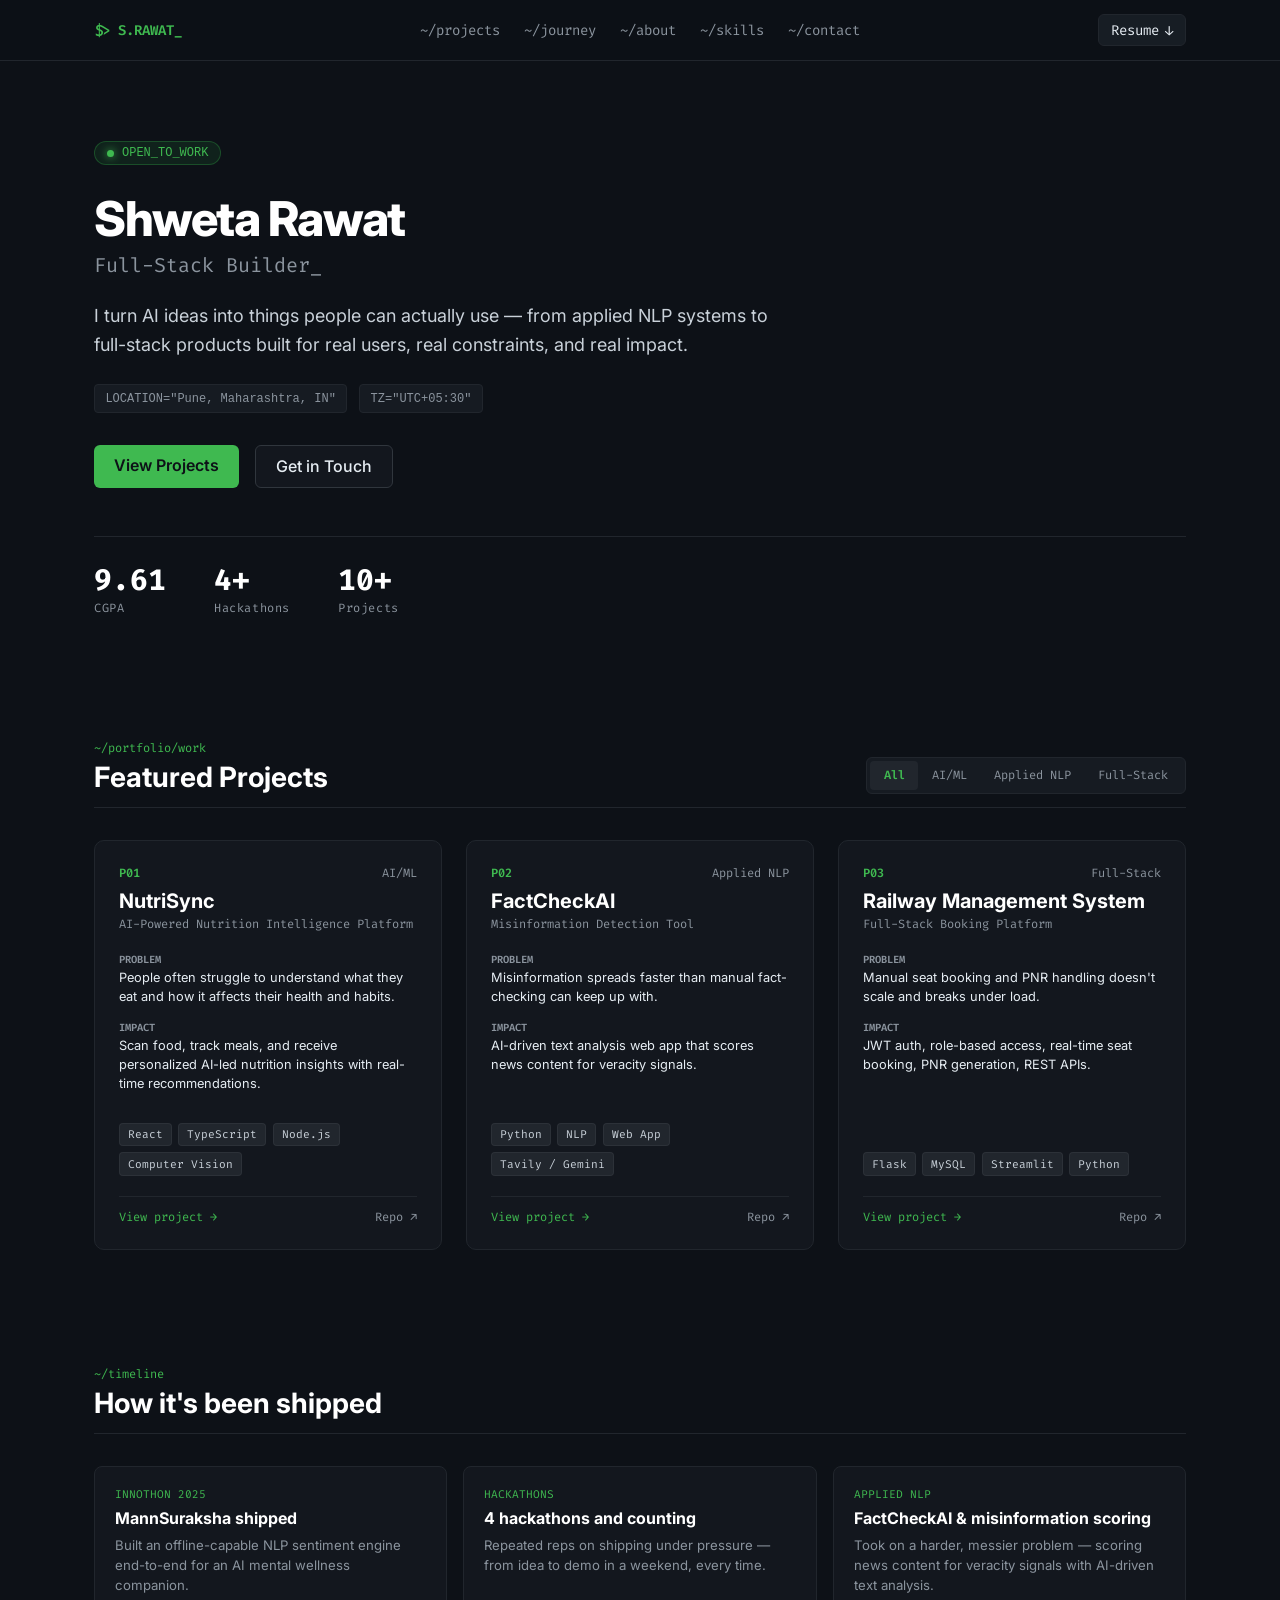
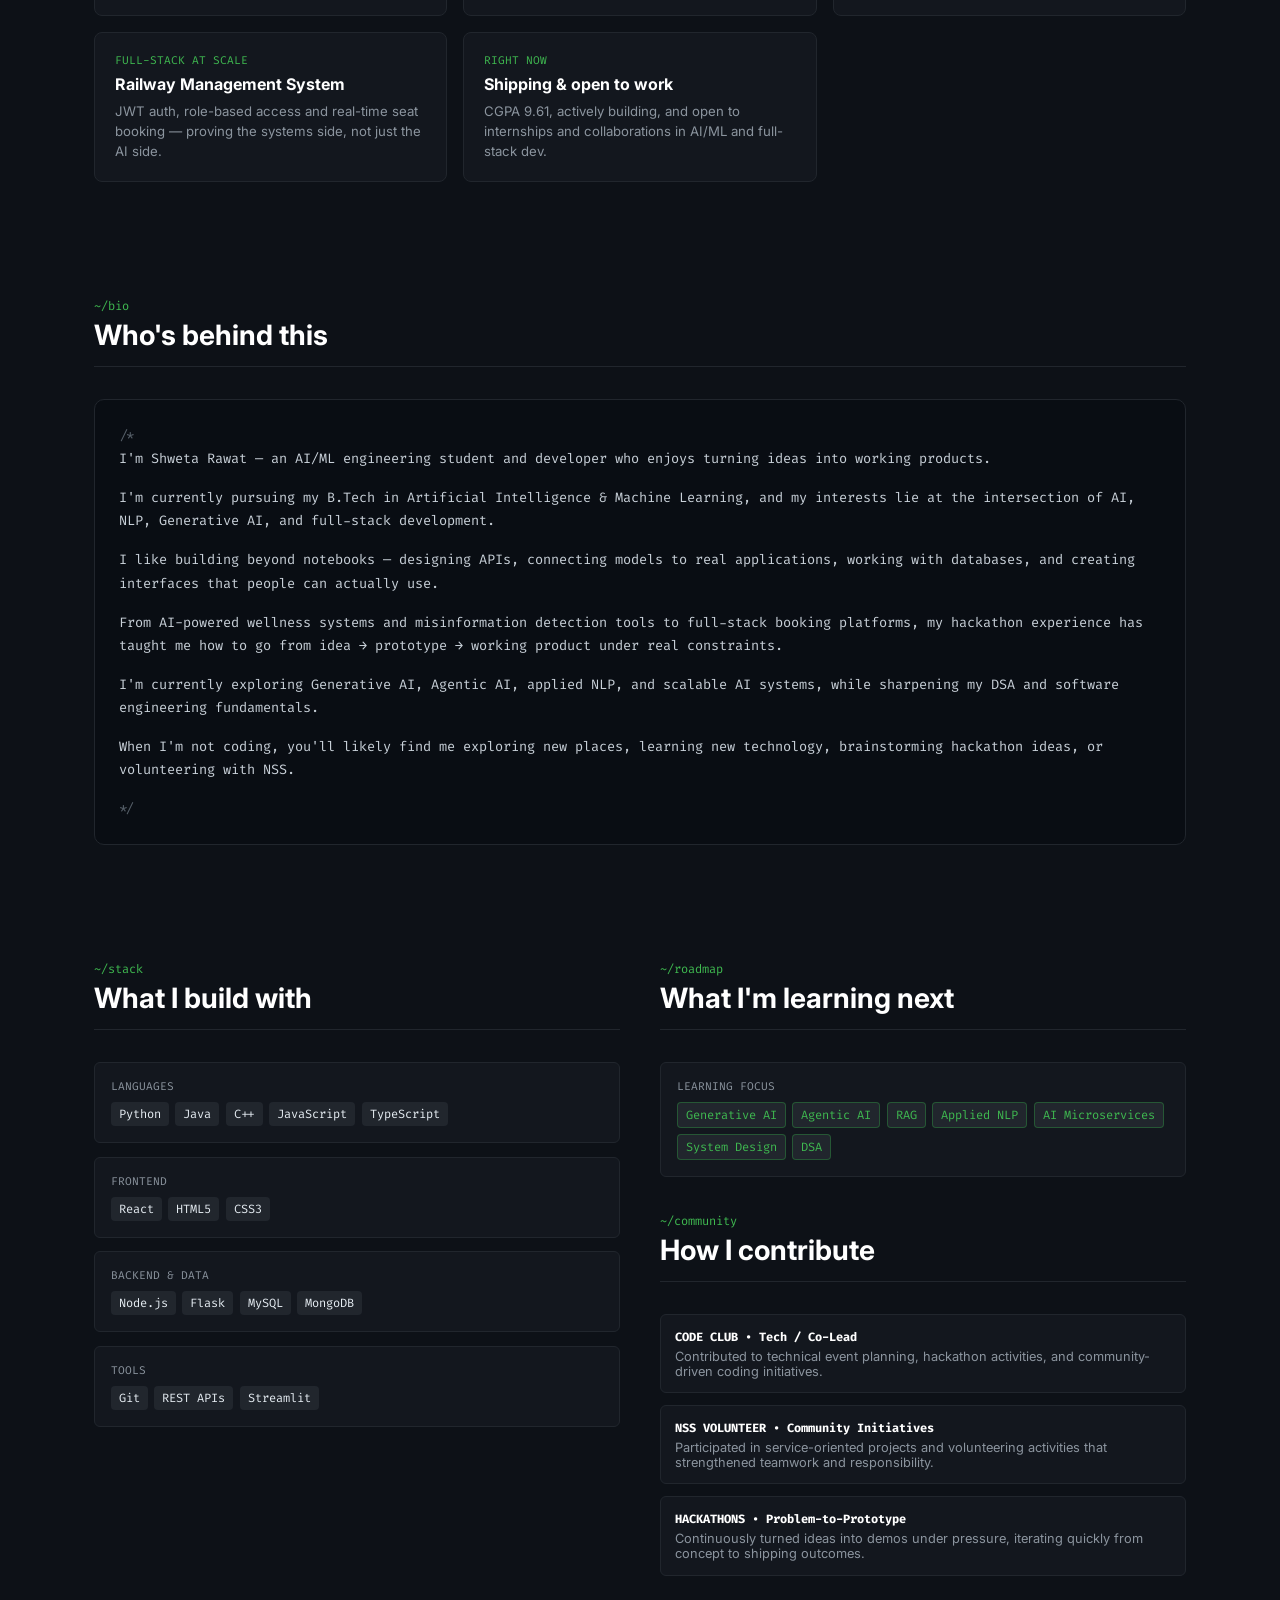
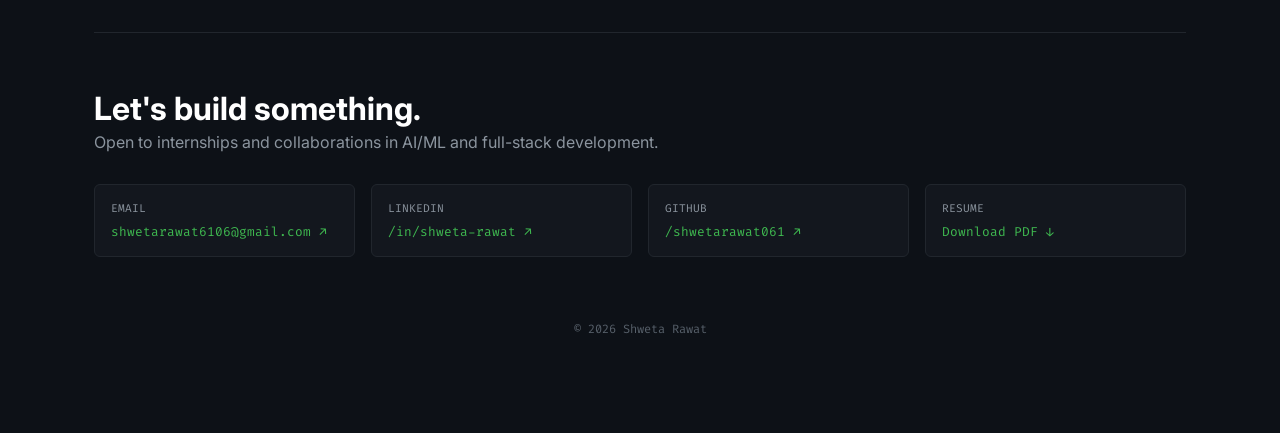
<file: index.html>
<!DOCTYPE html>
<html lang="en">
<head>
  <meta charset="UTF-8" />
  <meta name="viewport" content="width=device-width, initial-scale=1.0" />
  <title>Shweta Rawat | Full-Stack & AI Engineer</title>
  <link rel="stylesheet" href="style.css" />
  <link rel="preconnect" href="https://fonts.googleapis.com">
  <link rel="preconnect" href="https://fonts.gstatic.com" crossorigin>
  <link href="https://fonts.googleapis.com/css2?family=Fira+Code:wght@400;500;600&family=Inter:wght@300;400;600;700;800&display=swap" rel="stylesheet">
</head>
<body>

  <!-- Navigation Bar -->
  <nav class="navbar">
    <div class="nav-container">
      <div class="brand">
        <span class="prompt-icon">$&gt;</span>
        <span class="brand-text">S.RAWAT_</span>
      </div>

      <div class="nav-links">
        <a href="#projects">~/projects</a>
        <a href="#journey">~/journey</a>
        <a href="#about">~/about</a>
        <a href="#skills">~/skills</a>
        <a href="#contact">~/contact</a>
      </div>

      <a href="resume.pdf" class="btn-resume" download>
        <span>Resume</span>
        <span class="arrow">↓</span>
      </a>
    </div>
  </nav>

  <main class="main-content">

    <!-- Hero Section -->
    <section class="hero-section">
      <div class="status-badge">
        <span class="pulse-dot"></span>
        <code>OPEN_TO_WORK</code>
      </div>

      <div class="hero-header">
        <h1>Shweta Rawat</h1>
        <p class="role-text">Full-Stack Bu<span class="cursor">_</span></p>
      </div>

      <p class="hero-description">
        I turn AI ideas into things people can actually use — from applied NLP systems to full-stack products built for real users, real constraints, and real impact.
      </p>

      <div class="meta-tags">
        <div class="meta-tag">
          <code>LOCATION="Pune, Maharashtra, IN"</code>
        </div>
        <div class="meta-tag">
          <code>TZ="UTC+05:30"</code>
        </div>
      </div>

      <div class="hero-actions">
        <a href="#projects" class="btn-primary">View Projects</a>
        <a href="#contact" class="btn-secondary">Get in Touch</a>
      </div>

      <div class="stats-bar">
        <div class="stat-item">
          <div class="stat-number">9.61</div>
          <div class="stat-label">CGPA</div>
        </div>
        <div class="stat-item">
          <div class="stat-number">4+</div>
          <div class="stat-label">Hackathons</div>
        </div>
        <div class="stat-item">
          <div class="stat-number">10+</div>
          <div class="stat-label">Projects</div>
        </div>
      </div>
    </section>

    <!-- Projects Section with Interactive Filter Tabs -->
    <section id="projects" class="section">
      <div class="section-header">
        <div>
          <span class="section-tag">~/portfolio/work</span>
          <h2>Featured Projects</h2>
        </div>

        <div class="filter-tabs">
          <button class="tab-btn active" data-filter="all">All</button>
          <button class="tab-btn" data-filter="ai">AI/ML</button>
          <button class="tab-btn" data-filter="nlp">Applied NLP</button>
          <button class="tab-btn" data-filter="fullstack">Full-Stack</button>
        </div>
      </div>

      <div class="projects-grid">
        <!-- P01: NutriSync -->
        <article class="project-card" data-category="ai">
          <div class="card-top">
            <div class="card-meta">
              <span class="project-id">P01</span>
              <span class="project-cat">AI/ML</span>
            </div>
            <h3>NutriSync</h3>
            <p class="tagline">AI-Powered Nutrition Intelligence Platform</p>
            
            <div class="spec-block">
              <span class="spec-title">PROBLEM</span>
              <p>People often struggle to understand what they eat and how it affects their health and habits.</p>
            </div>
            
            <div class="spec-block">
              <span class="spec-title">IMPACT</span>
              <p>Scan food, track meals, and receive personalized AI-led nutrition insights with real-time recommendations.</p>
            </div>
          </div>

          <div class="card-bottom">
            <div class="tech-pills">
              <span>React</span>
              <span>TypeScript</span>
              <span>Node.js</span>
              <span>Computer Vision</span>
            </div>
            <div class="card-links">
              <a href="#" class="primary-link">View project &rarr;</a>
              <a href="#" class="secondary-link">Repo ↗</a>
            </div>
          </div>
        </article>

        <!-- P02: FactCheckAI -->
        <article class="project-card" data-category="nlp">
          <div class="card-top">
            <div class="card-meta">
              <span class="project-id">P02</span>
              <span class="project-cat">Applied NLP</span>
            </div>
            <h3>FactCheckAI</h3>
            <p class="tagline">Misinformation Detection Tool</p>
            
            <div class="spec-block">
              <span class="spec-title">PROBLEM</span>
              <p>Misinformation spreads faster than manual fact-checking can keep up with.</p>
            </div>
            
            <div class="spec-block">
              <span class="spec-title">IMPACT</span>
              <p>AI-driven text analysis web app that scores news content for veracity signals.</p>
            </div>
          </div>

          <div class="card-bottom">
            <div class="tech-pills">
              <span>Python</span>
              <span>NLP</span>
              <span>Web App</span>
              <span>Tavily / Gemini</span>
            </div>
            <div class="card-links">
              <a href="#" class="primary-link">View project &rarr;</a>
              <a href="#" class="secondary-link">Repo ↗</a>
            </div>
          </div>
        </article>

        <!-- P03: Railway Management System -->
        <article class="project-card" data-category="fullstack">
          <div class="card-top">
            <div class="card-meta">
              <span class="project-id">P03</span>
              <span class="project-cat">Full-Stack</span>
            </div>
            <h3>Railway Management System</h3>
            <p class="tagline">Full-Stack Booking Platform</p>
            
            <div class="spec-block">
              <span class="spec-title">PROBLEM</span>
              <p>Manual seat booking and PNR handling doesn't scale and breaks under load.</p>
            </div>
            
            <div class="spec-block">
              <span class="spec-title">IMPACT</span>
              <p>JWT auth, role-based access, real-time seat booking, PNR generation, REST APIs.</p>
            </div>
          </div>

          <div class="card-bottom">
            <div class="tech-pills">
              <span>Flask</span>
              <span>MySQL</span>
              <span>Streamlit</span>
              <span>Python</span>
            </div>
            <div class="card-links">
              <a href="#" class="primary-link">View project &rarr;</a>
              <a href="#" class="secondary-link">Repo ↗</a>
            </div>
          </div>
        </article>
      </div>
    </section>

    <!-- How It's Been Shipped -->
    <section id="journey" class="section">
      <div class="section-header">
        <div>
          <span class="section-tag">~/timeline</span>
          <h2>How it's been shipped</h2>
        </div>
      </div>

      <div class="timeline-grid">
        <div class="timeline-card">
          <span class="timeline-badge">INNOTHON 2025</span>
          <h4>MannSuraksha shipped</h4>
          <p>Built an offline-capable NLP sentiment engine end-to-end for an AI mental wellness companion.</p>
        </div>

        <div class="timeline-card">
          <span class="timeline-badge">HACKATHONS</span>
          <h4>4 hackathons and counting</h4>
          <p>Repeated reps on shipping under pressure — from idea to demo in a weekend, every time.</p>
        </div>

        <div class="timeline-card">
          <span class="timeline-badge">APPLIED NLP</span>
          <h4>FactCheckAI & misinformation scoring</h4>
          <p>Took on a harder, messier problem — scoring news content for veracity signals with AI-driven text analysis.</p>
        </div>

        <div class="timeline-card">
          <span class="timeline-badge">FULL-STACK AT SCALE</span>
          <h4>Railway Management System</h4>
          <p>JWT auth, role-based access and real-time seat booking — proving the systems side, not just the AI side.</p>
        </div>

        <div class="timeline-card">
          <span class="timeline-badge">RIGHT NOW</span>
          <h4>Shipping & open to work</h4>
          <p>CGPA 9.61, actively building, and open to internships and collaborations in AI/ML and full-stack dev.</p>
        </div>
      </div>
    </section>

    <!-- Bio / Terminal Code Block -->
    <section id="about" class="section">
      <div class="section-header">
        <div>
          <span class="section-tag">~/bio</span>
          <h2>Who's behind this</h2>
        </div>
      </div>

      <div class="code-terminal">
        <div class="terminal-comment">/*</div>
        <p>I'm Shweta Rawat — an AI/ML engineering student and developer who enjoys turning ideas into working products.</p>
        <p>I'm currently pursuing my B.Tech in Artificial Intelligence & Machine Learning, and my interests lie at the intersection of AI, NLP, Generative AI, and full-stack development.</p>
        <p>I like building beyond notebooks — designing APIs, connecting models to real applications, working with databases, and creating interfaces that people can actually use.</p>
        <p>From AI-powered wellness systems and misinformation detection tools to full-stack booking platforms, my hackathon experience has taught me how to go from idea &rarr; prototype &rarr; working product under real constraints.</p>
        <p>I'm currently exploring Generative AI, Agentic AI, applied NLP, and scalable AI systems, while sharpening my DSA and software engineering fundamentals.</p>
        <p>When I'm not coding, you'll likely find me exploring new places, learning new technology, brainstorming hackathon ideas, or volunteering with NSS.</p>
        <div class="terminal-comment">*/</div>
      </div>
    </section>

    <!-- Contribution & Skills -->
    <section id="skills" class="section two-column-section">
      <!-- Left: What I build with -->
      <div>
        <div class="section-header">
          <div>
            <span class="section-tag">~/stack</span>
            <h2>What I build with</h2>
          </div>
        </div>

        <div class="stack-groups">
          <div class="stack-box">
            <span class="stack-title">LANGUAGES</span>
            <div class="pill-cloud">
              <span>Python</span>
              <span>Java</span>
              <span>C++</span>
              <span>JavaScript</span>
              <span>TypeScript</span>
            </div>
          </div>

          <div class="stack-box">
            <span class="stack-title">FRONTEND</span>
            <div class="pill-cloud">
              <span>React</span>
              <span>HTML5</span>
              <span>CSS3</span>
            </div>
          </div>

          <div class="stack-box">
            <span class="stack-title">BACKEND & DATA</span>
            <div class="pill-cloud">
              <span>Node.js</span>
              <span>Flask</span>
              <span>MySQL</span>
              <span>MongoDB</span>
            </div>
          </div>

          <div class="stack-box">
            <span class="stack-title">TOOLS</span>
            <div class="pill-cloud">
              <span>Git</span>
              <span>REST APIs</span>
              <span>Streamlit</span>
            </div>
          </div>
        </div>
      </div>

      <!-- Right: Next Learning & Contributions -->
      <div class="side-column">
        <div>
          <div class="section-header">
            <div>
              <span class="section-tag">~/roadmap</span>
              <h2>What I'm learning next</h2>
            </div>
          </div>
          <div class="stack-box">
            <span class="stack-title">LEARNING FOCUS</span>
            <div class="pill-cloud highlight-pills">
              <span>Generative AI</span>
              <span>Agentic AI</span>
              <span>RAG</span>
              <span>Applied NLP</span>
              <span>AI Microservices</span>
              <span>System Design</span>
              <span>DSA</span>
            </div>
          </div>
        </div>

        <div class="contributions-block">
          <div class="section-header">
            <div>
              <span class="section-tag">~/community</span>
              <h2>How I contribute</h2>
            </div>
          </div>

          <div class="contribution-cards">
            <div class="contrib-card">
              <strong>CODE CLUB • Tech / Co-Lead</strong>
              <p>Contributed to technical event planning, hackathon activities, and community-driven coding initiatives.</p>
            </div>
            <div class="contrib-card">
              <strong>NSS VOLUNTEER • Community Initiatives</strong>
              <p>Participated in service-oriented projects and volunteering activities that strengthened teamwork and responsibility.</p>
            </div>
            <div class="contrib-card">
              <strong>HACKATHONS • Problem-to-Prototype</strong>
              <p>Continuously turned ideas into demos under pressure, iterating quickly from concept to shipping outcomes.</p>
            </div>
          </div>
        </div>
      </div>
    </section>

    <!-- Contact & Footer -->
    <footer id="contact" class="footer">
      <div class="footer-header">
        <h2>Let's build something.</h2>
        <p>Open to internships and collaborations in AI/ML and full-stack development.</p>
      </div>

      <div class="contact-grid">
        <a href="mailto:shwetarawat6106@gmail.com" class="contact-card">
          <span class="contact-label">EMAIL</span>
          <span class="contact-val">shwetarawat6106@gmail.com ↗</span>
        </a>
        <a href="https://linkedin.com/in/shweta-rawat" target="_blank" rel="noopener noreferrer" class="contact-card">
          <span class="contact-label">LINKEDIN</span>
          <span class="contact-val">/in/shweta-rawat ↗</span>
        </a>
        <a href="https://github.com/shwetarawat061" target="_blank" rel="noopener noreferrer" class="contact-card">
          <span class="contact-label">GITHUB</span>
          <span class="contact-val">/shwetarawat061 ↗</span>
        </a>
        <a href="resume.pdf" download class="contact-card">
          <span class="contact-label">RESUME</span>
          <span class="contact-val">Download PDF ↓</span>
        </a>
      </div>

      <div class="copyright">
        © 2026 Shweta Rawat
      </div>
    </footer>

  </main>

  <script src="script.js"></script>
</body>
</html>
</file>
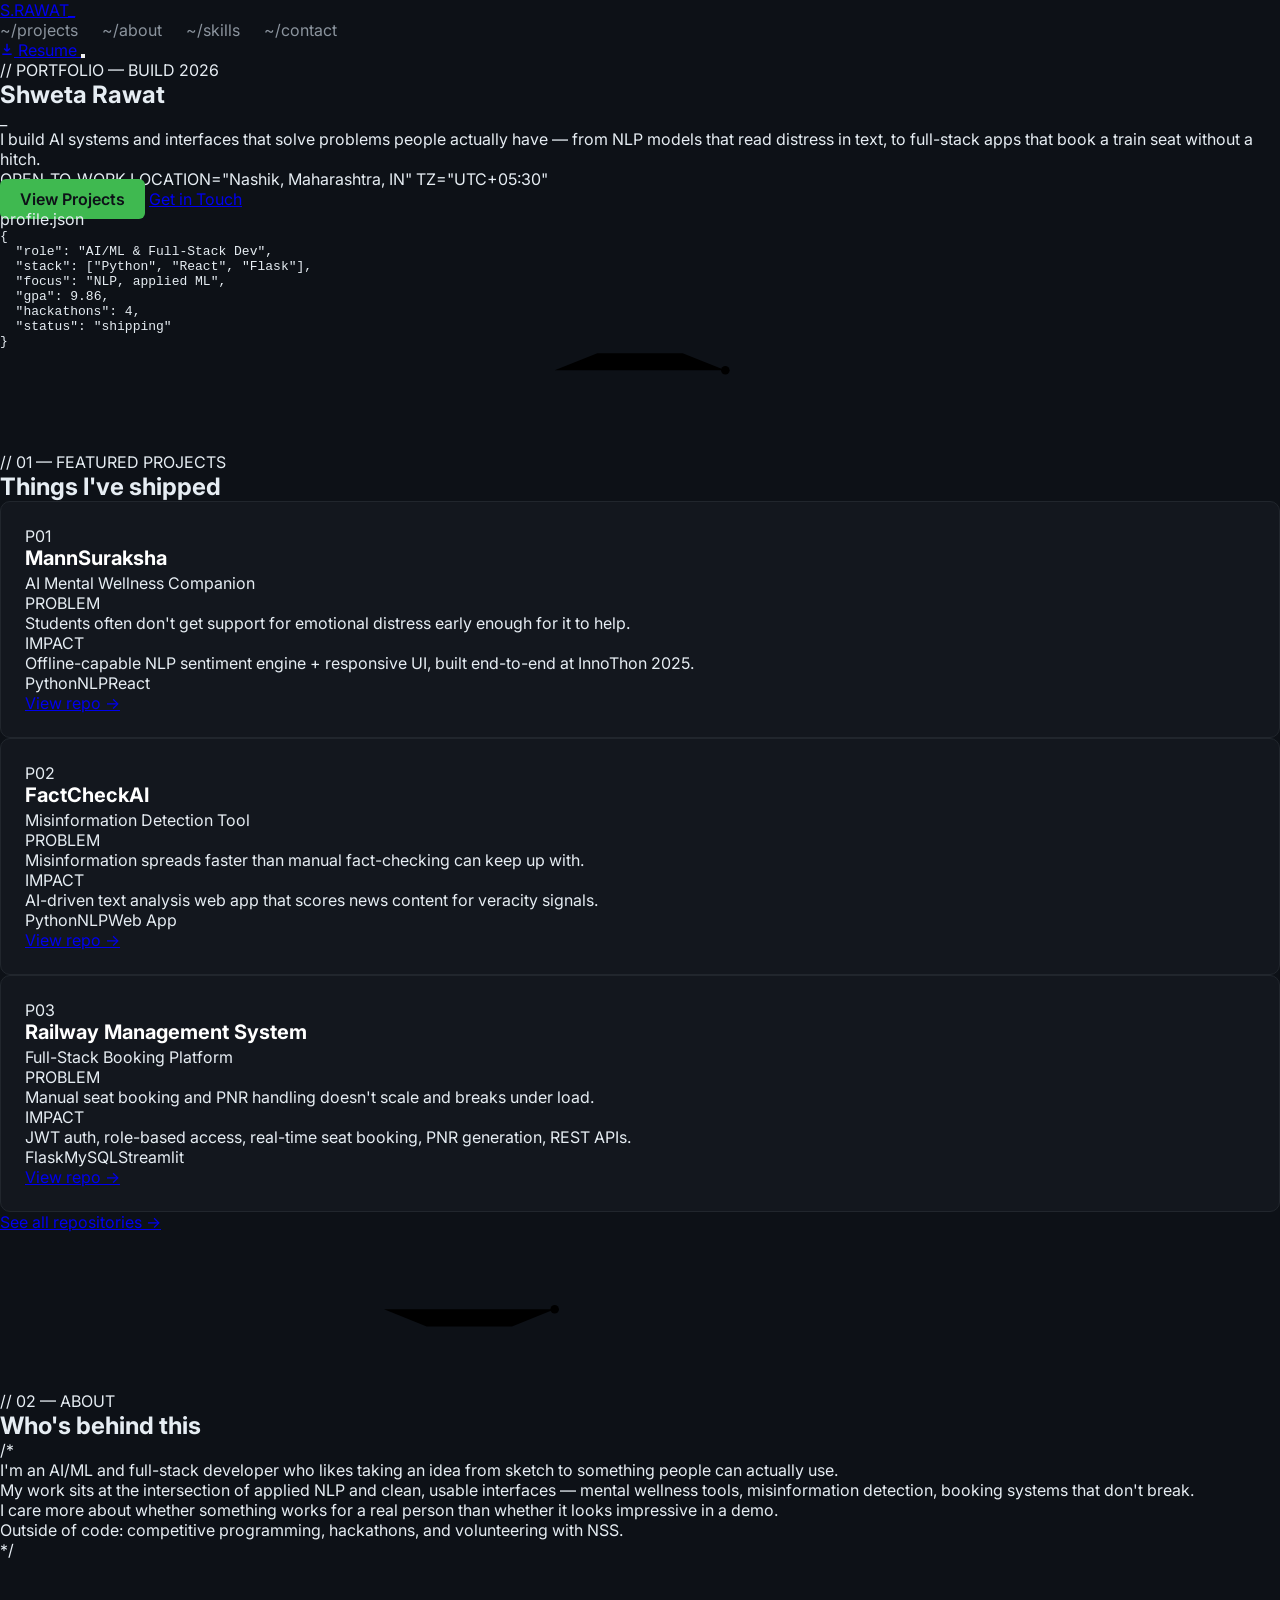
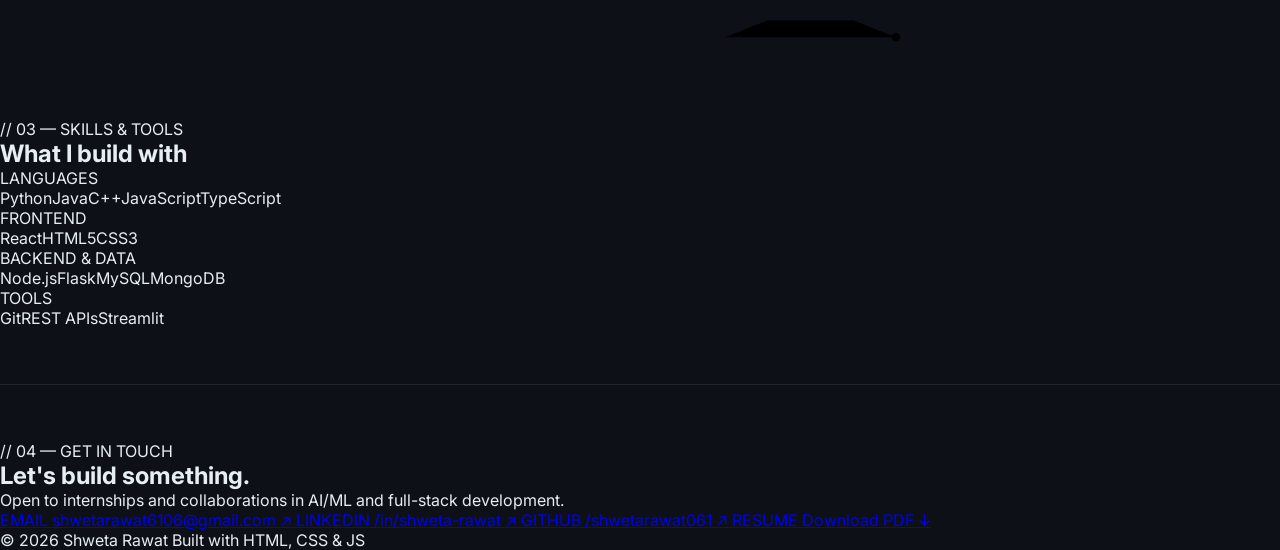
<file: index (3).html>
<!DOCTYPE html>
<html lang="en">
<head>
<meta charset="UTF-8">
<meta name="viewport" content="width=device-width, initial-scale=1.0">
<title>Shweta Rawat — AI/ML & Full-Stack Developer</title>
<meta name="description" content="Portfolio of Shweta Rawat, AI/ML and full-stack developer building practical, human-centered software.">
<link rel="preconnect" href="https://fonts.googleapis.com">
<link rel="preconnect" href="https://fonts.gstatic.com" crossorigin>
<link href="https://fonts.googleapis.com/css2?family=IBM+Plex+Mono:wght@400;500;600;700&family=Inter:wght@400;500;600;700;800&display=swap" rel="stylesheet">
<link rel="stylesheet" href="style.css">
</head>
<body>

<!-- ============ NAV ============ -->
<header class="nav">
  <div class="nav-inner">
    <a href="#top" class="logo">S.RAWAT<span class="cursor-blink">_</span></a>
    <nav class="nav-links">
      <a href="#projects">~/projects</a>
      <a href="#about">~/about</a>
      <a href="#skills">~/skills</a>
      <a href="#contact">~/contact</a>
    </nav>
    <a href="resume.pdf" download class="btn btn-nav">
      <svg width="14" height="14" viewBox="0 0 24 24" fill="none" stroke="currentColor" stroke-width="2.5"><path d="M12 3v13m0 0l-5-5m5 5l5-5M4 21h16"/></svg>
      Resume
    </a>
    <button class="nav-toggle" aria-label="Toggle menu" aria-expanded="false">
      <span></span><span></span><span></span>
    </button>
  </div>
</header>

<main id="top">

  <!-- ============ HERO ============ -->
  <section class="hero" id="hero">
    <div class="hero-grid">
      <div class="hero-content">
        <p class="eyebrow">// PORTFOLIO — BUILD 2026</p>
        <h1 class="hero-title">
          Shweta Rawat
        </h1>
        <p class="hero-typed">
          <span id="typed-text"></span><span class="cursor-blink">_</span>
        </p>
        <p class="hero-sub">I build AI systems and interfaces that solve problems people actually have — from NLP models that read distress in text, to full-stack apps that book a train seat without a hitch.</p>

        <div class="status-row">
          <span class="status-chip">
            <span class="dot"></span> OPEN_TO_WORK
          </span>
          <span class="env-var">LOCATION="Nashik, Maharashtra, IN"</span>
          <span class="env-var">TZ="UTC+05:30"</span>
        </div>

        <div class="cta-row">
          <a href="#projects" class="btn btn-primary">View Projects</a>
          <a href="#contact" class="btn btn-outline">Get in Touch</a>
        </div>
      </div>

      <div class="hero-panel" aria-hidden="true">
        <div class="panel-head">
          <span class="panel-dot"></span><span class="panel-dot"></span><span class="panel-dot"></span>
          <span class="panel-title">profile.json</span>
        </div>
        <pre class="panel-code"><code><span class="tok-brace">{</span>
  <span class="tok-key">"role"</span>: <span class="tok-str">"AI/ML & Full-Stack Dev"</span>,
  <span class="tok-key">"stack"</span>: [<span class="tok-str">"Python"</span>, <span class="tok-str">"React"</span>, <span class="tok-str">"Flask"</span>],
  <span class="tok-key">"focus"</span>: <span class="tok-str">"NLP, applied ML"</span>,
  <span class="tok-key">"gpa"</span>: <span class="tok-num">9.86</span>,
  <span class="tok-key">"hackathons"</span>: <span class="tok-num">4</span>,
  <span class="tok-key">"status"</span>: <span class="tok-str">"shipping"</span>
<span class="tok-brace">}</span></code></pre>
      </div>
    </div>
  </section>

  <div class="trace-divider" aria-hidden="true"><svg viewBox="0 0 1200 40" preserveAspectRatio="none"><path d="M0 20 H520 L560 4 H640 L680 20 H1200" /><circle cx="680" cy="20" r="4"/></svg></div>

  <!-- ============ PROJECTS ============ -->
  <section class="section" id="projects">
    <div class="section-head">
      <p class="eyebrow">// 01 — FEATURED PROJECTS</p>
      <h2>Things I've shipped</h2>
    </div>

    <div class="project-grid">

      <article class="project-card">
        <div class="project-index">P01</div>
        <h3>MannSuraksha</h3>
        <p class="project-role">AI Mental Wellness Companion</p>
        <p class="project-label">PROBLEM</p>
        <p class="project-text">Students often don't get support for emotional distress early enough for it to help.</p>
        <p class="project-label">IMPACT</p>
        <p class="project-text">Offline-capable NLP sentiment engine + responsive UI, built end-to-end at InnoThon 2025.</p>
        <div class="tag-row">
          <span class="tag">Python</span><span class="tag">NLP</span><span class="tag">React</span>
        </div>
        <a href="https://github.com/Shwetarawat061/MannSuraksha_App" class="project-link" target="_blank" rel="noopener">View repo →</a>
      </article>

      <article class="project-card">
        <div class="project-index">P02</div>
        <h3>FactCheckAI</h3>
        <p class="project-role">Misinformation Detection Tool</p>
        <p class="project-label">PROBLEM</p>
        <p class="project-text">Misinformation spreads faster than manual fact-checking can keep up with.</p>
        <p class="project-label">IMPACT</p>
        <p class="project-text">AI-driven text analysis web app that scores news content for veracity signals.</p>
        <div class="tag-row">
          <span class="tag">Python</span><span class="tag">NLP</span><span class="tag">Web App</span>
        </div>
        <a href="https://github.com/shwetarawat061/FactCheckAI" class="project-link" target="_blank" rel="noopener">View repo →</a>
      </article>

      <article class="project-card">
        <div class="project-index">P03</div>
        <h3>Railway Management System</h3>
        <p class="project-role">Full-Stack Booking Platform</p>
        <p class="project-label">PROBLEM</p>
        <p class="project-text">Manual seat booking and PNR handling doesn't scale and breaks under load.</p>
        <p class="project-label">IMPACT</p>
        <p class="project-text">JWT auth, role-based access, real-time seat booking, PNR generation, REST APIs.</p>
        <div class="tag-row">
          <span class="tag">Flask</span><span class="tag">MySQL</span><span class="tag">Streamlit</span>
        </div>
        <a href="https://github.com/Shwetarawat061/railway-management-system" class="project-link" target="_blank" rel="noopener">View repo →</a>
      </article>

    </div>

    <a href="https://github.com/shwetarawat061?tab=repositories" class="all-repos-link" target="_blank" rel="noopener">See all repositories →</a>
  </section>

  <div class="trace-divider trace-divider-alt" aria-hidden="true"><svg viewBox="0 0 1200 40" preserveAspectRatio="none"><path d="M0 20 H360 L400 36 H480 L520 20 H1200" /><circle cx="520" cy="20" r="4"/></svg></div>

  <!-- ============ ABOUT ============ -->
  <section class="section section-about" id="about">
    <div class="section-head">
      <p class="eyebrow">// 02 — ABOUT</p>
      <h2>Who's behind this</h2>
    </div>

    <div class="about-block">
      <span class="comment-mark">/*</span>
      <p class="about-text">
        I'm an AI/ML and full-stack developer who likes taking an idea from sketch to something people can actually use.<br>
        My work sits at the intersection of applied NLP and clean, usable interfaces — mental wellness tools, misinformation detection, booking systems that don't break.<br>
        I care more about whether something works for a real person than whether it looks impressive in a demo.<br>
        Outside of code: competitive programming, hackathons, and volunteering with NSS.
      </p>
      <span class="comment-mark comment-mark-end">*/</span>
    </div>
  </section>

  <div class="trace-divider" aria-hidden="true"><svg viewBox="0 0 1200 40" preserveAspectRatio="none"><path d="M0 20 H680 L720 4 H800 L840 20 H1200" /><circle cx="840" cy="20" r="4"/></svg></div>

  <!-- ============ SKILLS ============ -->
  <section class="section" id="skills">
    <div class="section-head">
      <p class="eyebrow">// 03 — SKILLS & TOOLS</p>
      <h2>What I build with</h2>
    </div>

    <div class="skills-table">
      <div class="skills-row">
        <div class="skills-cat">LANGUAGES</div>
        <div class="skills-items">
          <span class="tag">Python</span><span class="tag">Java</span><span class="tag">C++</span><span class="tag">JavaScript</span><span class="tag">TypeScript</span>
        </div>
      </div>
      <div class="skills-row">
        <div class="skills-cat">FRONTEND</div>
        <div class="skills-items">
          <span class="tag">React</span><span class="tag">HTML5</span><span class="tag">CSS3</span>
        </div>
      </div>
      <div class="skills-row">
        <div class="skills-cat">BACKEND &amp; DATA</div>
        <div class="skills-items">
          <span class="tag">Node.js</span><span class="tag">Flask</span><span class="tag">MySQL</span><span class="tag">MongoDB</span>
        </div>
      </div>
      <div class="skills-row">
        <div class="skills-cat">TOOLS</div>
        <div class="skills-items">
          <span class="tag">Git</span><span class="tag">REST APIs</span><span class="tag">Streamlit</span>
        </div>
      </div>
    </div>
  </section>

</main>

<!-- ============ CONTACT FOOTER ============ -->
<footer class="footer" id="contact">
  <div class="footer-inner">
    <p class="eyebrow eyebrow-inverted">// 04 — GET IN TOUCH</p>
    <h2 class="footer-title">Let's build something.</h2>
    <p class="footer-sub">Open to internships and collaborations in AI/ML and full-stack development.</p>

    <div class="footer-links">
      <a href="mailto:shwetarawat6106@gmail.com" class="footer-link">
        <span class="footer-link-label">EMAIL</span>
        <span class="footer-link-value">shwetarawat6106@gmail.com ↗</span>
      </a>
      <a href="https://www.linkedin.com/in/shweta-rawat-01a71733a" target="_blank" rel="noopener" class="footer-link">
        <span class="footer-link-label">LINKEDIN</span>
        <span class="footer-link-value">/in/shweta-rawat ↗</span>
      </a>
      <a href="https://github.com/shwetarawat061" target="_blank" rel="noopener" class="footer-link">
        <span class="footer-link-label">GITHUB</span>
        <span class="footer-link-value">/shwetarawat061 ↗</span>
      </a>
      <a href="resume.pdf" download class="footer-link">
        <span class="footer-link-label">RESUME</span>
        <span class="footer-link-value">Download PDF ↓</span>
      </a>
    </div>

    <div class="footer-bottom">
      <span>© 2026 Shweta Rawat</span>
      <span>Built with HTML, CSS &amp; JS</span>
    </div>
  </div>
</footer>

<script src="script.js"></script>
</body>
</html>
</file>
<file: style.css>
:root {
  --bg-main: #0d1117;
  --bg-card: rgba(22, 27, 34, 0.7);
  --bg-card-hover: #161b22;
  --border-subtle: #21262d;
  --border-hover: #30363d;
  --text-main: #e6edf3;
  --text-muted: #8b949e;
  --accent-green: #2ea043;
  --accent-mint: #3fb950;
  --font-sans: 'Inter', -apple-system, BlinkMacSystemFont, sans-serif;
  --font-mono: 'Fira Code', monospace;
}

* {
  margin: 0;
  padding: 0;
  box-sizing: border-box;
}

html {
  scroll-behavior: smooth;
  background-color: var(--bg-main);
  color: var(--text-main);
  font-family: var(--font-sans);
}

/* Navbar */
.navbar {
  position: sticky;
  top: 0;
  z-index: 100;
  backdrop-filter: blur(12px);
  background-color: rgba(13, 17, 23, 0.85);
  border-bottom: 1px solid var(--border-subtle);
}

.nav-container {
  max-width: 1140px;
  margin: 0 auto;
  padding: 0 1.5rem;
  height: 60px;
  display: flex;
  align-items: center;
  justify-content: space-between;
  font-family: var(--font-mono);
  font-size: 0.875rem;
}

.brand {
  display: flex;
  align-items: center;
  gap: 0.5rem;
  font-weight: 600;
  color: var(--accent-mint);
}

.nav-links {
  display: flex;
  gap: 1.5rem;
}

.nav-links a {
  color: var(--text-muted);
  text-decoration: none;
  transition: color 0.2s;
}

.nav-links a:hover {
  color: var(--accent-mint);
}

.btn-resume {
  display: flex;
  align-items: center;
  gap: 0.35rem;
  padding: 0.35rem 0.75rem;
  border-radius: 6px;
  background: rgba(33, 38, 45, 0.6);
  border: 1px solid var(--border-subtle);
  color: var(--text-main);
  text-decoration: none;
  transition: all 0.2s;
}

.btn-resume:hover {
  background: var(--border-hover);
  border-color: var(--text-muted);
}

/* Main Layout */
.main-content {
  max-width: 1140px;
  margin: 0 auto;
  padding: 3rem 1.5rem 6rem;
}

/* Hero Section */
.hero-section {
  display: flex;
  flex-direction: column;
  gap: 1.5rem;
  padding: 2rem 0 4rem;
}

.status-badge {
  display: inline-flex;
  align-items: center;
  gap: 0.5rem;
  width: fit-content;
  padding: 0.25rem 0.75rem;
  border-radius: 9999px;
  background: rgba(46, 160, 67, 0.12);
  border: 1px solid rgba(46, 160, 67, 0.35);
  color: var(--accent-mint);
  font-family: var(--font-mono);
  font-size: 0.75rem;
}

.pulse-dot {
  width: 7px;
  height: 7px;
  border-radius: 50%;
  background-color: var(--accent-mint);
  box-shadow: 0 0 8px var(--accent-mint);
}

.hero-header h1 {
  font-size: 3rem;
  font-weight: 800;
  letter-spacing: -0.03em;
  color: #fff;
}

.role-text {
  font-family: var(--font-mono);
  color: var(--text-muted);
  font-size: 1.25rem;
  margin-top: 0.25rem;
}

.cursor {
  animation: blink 1s infinite;
}

@keyframes blink {
  0%, 100% { opacity: 1; }
  50% { opacity: 0; }
}

.hero-description {
  max-width: 680px;
  font-size: 1.125rem;
  line-height: 1.6;
  color: #c9d1d9;
}

.meta-tags {
  display: flex;
  flex-wrap: wrap;
  gap: 0.75rem;
  font-family: var(--font-mono);
  font-size: 0.75rem;
}

.meta-tag {
  background: #161b22;
  border: 1px solid var(--border-subtle);
  padding: 0.35rem 0.65rem;
  border-radius: 4px;
  color: var(--text-muted);
}

.hero-actions {
  display: flex;
  gap: 1rem;
  margin-top: 0.5rem;
}

.btn-primary {
  background: var(--accent-mint);
  color: #0d1117;
  padding: 0.65rem 1.25rem;
  border-radius: 6px;
  font-weight: 600;
  text-decoration: none;
  transition: opacity 0.2s;
}

.btn-primary:hover {
  opacity: 0.9;
}

.btn-secondary {
  border: 1px solid var(--border-hover);
  background: var(--bg-card);
  color: var(--text-main);
  padding: 0.65rem 1.25rem;
  border-radius: 6px;
  text-decoration: none;
  font-weight: 500;
  transition: background 0.2s;
}

.btn-secondary:hover {
  background: var(--border-hover);
}

.stats-bar {
  display: flex;
  gap: 3rem;
  border-top: 1px solid var(--border-subtle);
  padding-top: 1.5rem;
  margin-top: 1.5rem;
}

.stat-number {
  font-family: var(--font-mono);
  font-size: 1.85rem;
  font-weight: 700;
  color: #fff;
}

.stat-label {
  font-family: var(--font-mono);
  font-size: 0.75rem;
  color: var(--text-muted);
  letter-spacing: 0.05em;
}

/* Sections */
.section {
  padding: 3.5rem 0;
}

.section-header {
  display: flex;
  justify-content: space-between;
  align-items: flex-end;
  border-bottom: 1px solid var(--border-subtle);
  padding-bottom: 0.85rem;
  margin-bottom: 2rem;
}

.section-tag {
  font-family: var(--font-mono);
  font-size: 0.75rem;
  color: var(--accent-mint);
}

.section-header h2 {
  font-size: 1.75rem;
  color: #fff;
  margin-top: 0.25rem;
}

/* Filter Tabs */
.filter-tabs {
  display: flex;
  background: #161b22;
  border: 1px solid var(--border-subtle);
  border-radius: 6px;
  padding: 3px;
}

.tab-btn {
  background: transparent;
  border: none;
  color: var(--text-muted);
  font-family: var(--font-mono);
  font-size: 0.75rem;
  padding: 0.4rem 0.85rem;
  border-radius: 4px;
  cursor: pointer;
  transition: all 0.2s;
}

.tab-btn.active {
  background: #21262d;
  color: var(--accent-mint);
  font-weight: 600;
}

/* Projects Grid */
.projects-grid {
  display: grid;
  grid-template-columns: repeat(auto-fill, minmax(320px, 1fr));
  gap: 1.5rem;
}

.project-card {
  display: flex;
  flex-direction: column;
  justify-content: space-between;
  background: var(--bg-card);
  border: 1px solid var(--border-subtle);
  border-radius: 10px;
  padding: 1.5rem;
  transition: transform 0.25s, border-color 0.25s;
}

.project-card:hover {
  transform: translateY(-3px);
  border-color: var(--border-hover);
  background: var(--bg-card-hover);
}

.project-card.hidden {
  display: none;
}

.card-meta {
  display: flex;
  justify-content: space-between;
  font-family: var(--font-mono);
  font-size: 0.75rem;
  color: var(--text-muted);
  margin-bottom: 0.5rem;
}

.project-id {
  color: var(--accent-mint);
  font-weight: 600;
}

.project-card h3 {
  font-size: 1.25rem;
  color: #fff;
  margin-bottom: 0.2rem;
}

.tagline {
  font-family: var(--font-mono);
  font-size: 0.75rem;
  color: var(--text-muted);
  margin-bottom: 1.25rem;
}

.spec-block {
  margin-bottom: 0.85rem;
  font-size: 0.8rem;
  line-height: 1.5;
}

.spec-title {
  font-family: var(--font-mono);
  font-size: 0.65rem;
  color: var(--text-muted);
  font-weight: 600;
  display: block;
}

.tech-pills {
  display: flex;
  flex-wrap: wrap;
  gap: 0.4rem;
  margin-top: 1rem;
}

.tech-pills span {
  font-family: var(--font-mono);
  font-size: 0.7rem;
  background: #21262d;
  border: 1px solid rgba(255, 255, 255, 0.05);
  padding: 0.2rem 0.5rem;
  border-radius: 4px;
  color: #c9d1d9;
}

.card-links {
  display: flex;
  justify-content: space-between;
  align-items: center;
  margin-top: 1.25rem;
  padding-top: 0.75rem;
  border-top: 1px solid var(--border-subtle);
  font-family: var(--font-mono);
  font-size: 0.75rem;
}

.card-links a {
  text-decoration: none;
}

.primary-link {
  color: var(--accent-mint);
}

.secondary-link {
  color: var(--text-muted);
}

.secondary-link:hover {
  color: #fff;
}

/* Timeline Cards */
.timeline-grid {
  display: grid;
  grid-template-columns: repeat(auto-fill, minmax(300px, 1fr));
  gap: 1rem;
}

.timeline-card {
  background: var(--bg-card);
  border: 1px solid var(--border-subtle);
  padding: 1.25rem;
  border-radius: 8px;
}

.timeline-badge {
  font-family: var(--font-mono);
  font-size: 0.7rem;
  color: var(--accent-mint);
  display: block;
  margin-bottom: 0.35rem;
}

.timeline-card h4 {
  font-size: 1rem;
  color: #fff;
  margin-bottom: 0.5rem;
}

.timeline-card p {
  font-size: 0.825rem;
  color: var(--text-muted);
  line-height: 1.5;
}

/* Code Terminal Block */
.code-terminal {
  background: #090d13;
  border: 1px solid var(--border-subtle);
  border-radius: 10px;
  padding: 1.5rem;
  font-family: var(--font-mono);
  font-size: 0.85rem;
  line-height: 1.7;
  color: #c9d1d9;
}

.code-terminal p {
  margin-bottom: 1rem;
}

.terminal-comment {
  color: #57606a;
}

/* Skills & Roadmap */
.two-column-section {
  display: grid;
  grid-template-columns: 1fr 1fr;
  gap: 2.5rem;
}

.stack-groups {
  display: flex;
  flex-direction: column;
  gap: 0.85rem;
}

.stack-box {
  background: var(--bg-card);
  border: 1px solid var(--border-subtle);
  padding: 1rem;
  border-radius: 6px;
}

.stack-title {
  font-family: var(--font-mono);
  font-size: 0.7rem;
  color: var(--text-muted);
  display: block;
  margin-bottom: 0.5rem;
}

.pill-cloud {
  display: flex;
  flex-wrap: wrap;
  gap: 0.4rem;
}

.pill-cloud span {
  font-family: var(--font-mono);
  font-size: 0.75rem;
  background: #21262d;
  padding: 0.25rem 0.5rem;
  border-radius: 4px;
}

.highlight-pills span {
  border: 1px solid rgba(46, 160, 67, 0.4);
  color: var(--accent-mint);
}

.side-column {
  display: flex;
  flex-direction: column;
  gap: 2rem;
}

.contribution-cards {
  display: flex;
  flex-direction: column;
  gap: 0.75rem;
}

.contrib-card {
  background: var(--bg-card);
  border: 1px solid var(--border-subtle);
  padding: 0.85rem;
  border-radius: 6px;
  font-size: 0.8rem;
}

.contrib-card strong {
  display: block;
  font-family: var(--font-mono);
  font-size: 0.75rem;
  color: #fff;
  margin-bottom: 0.25rem;
}

.contrib-card p {
  color: var(--text-muted);
}

/* Footer / Contact */
.footer {
  border-top: 1px solid var(--border-subtle);
  padding-top: 3.5rem;
}

.footer-header h2 {
  font-size: 2rem;
  color: #fff;
}

.footer-header p {
  color: var(--text-muted);
  margin-top: 0.25rem;
  margin-bottom: 2rem;
}

.contact-grid {
  display: grid;
  grid-template-columns: repeat(auto-fill, minmax(220px, 1fr));
  gap: 1rem;
}

.contact-card {
  background: var(--bg-card);
  border: 1px solid var(--border-subtle);
  border-radius: 6px;
  padding: 1rem;
  text-decoration: none;
  transition: border-color 0.2s, background 0.2s;
}

.contact-card:hover {
  border-color: var(--border-hover);
  background: var(--bg-card-hover);
}

.contact-label {
  display: block;
  font-family: var(--font-mono);
  font-size: 0.7rem;
  color: var(--text-muted);
  margin-bottom: 0.25rem;
}

.contact-val {
  font-family: var(--font-mono);
  font-size: 0.8rem;
  color: var(--accent-mint);
  word-break: break-all;
}

.copyright {
  font-family: var(--font-mono);
  font-size: 0.75rem;
  color: #57606a;
  text-align: center;
  margin-top: 4rem;
}

/* Responsive adjustments */
@media (max-width: 768px) {
  .nav-links {
    display: none;
  }
  .two-column-section {
    grid-template-columns: 1fr;
  }
  .hero-header h1 {
    font-size: 2.25rem;
  }
}
</file>
